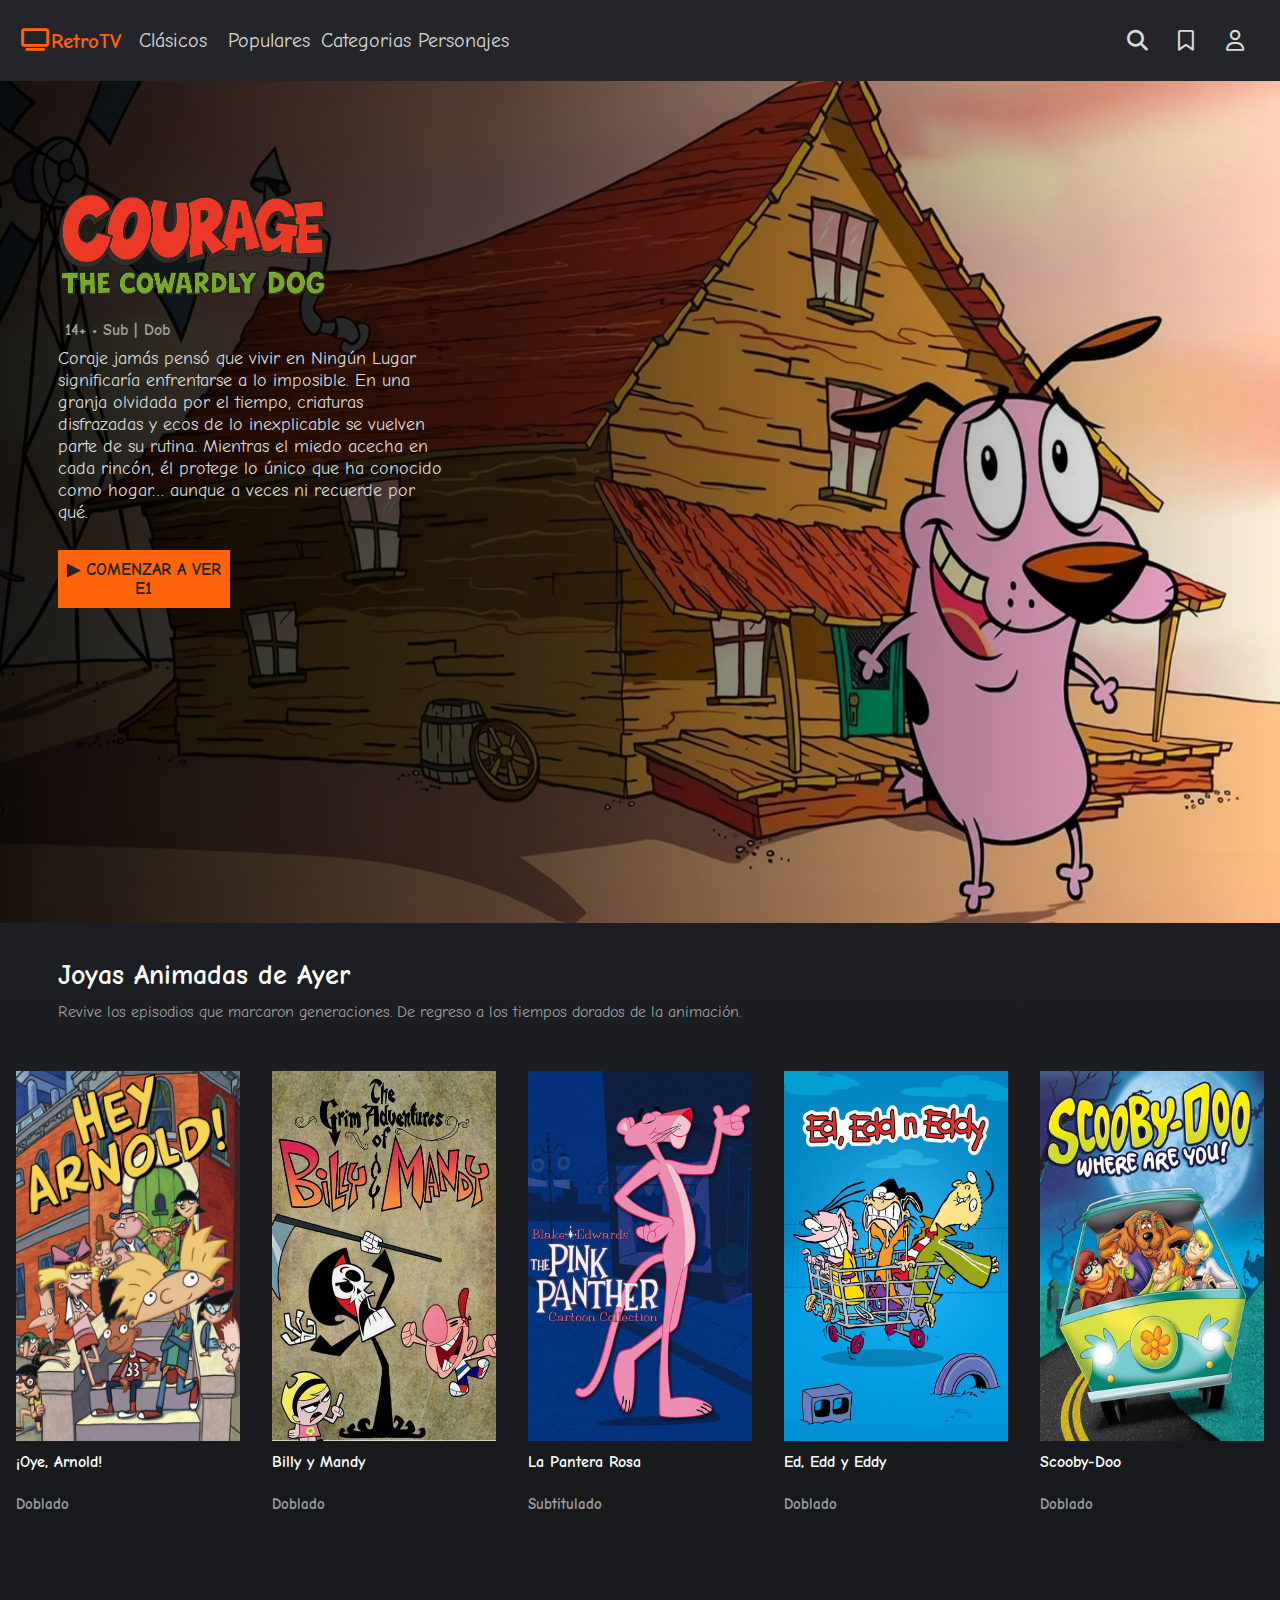
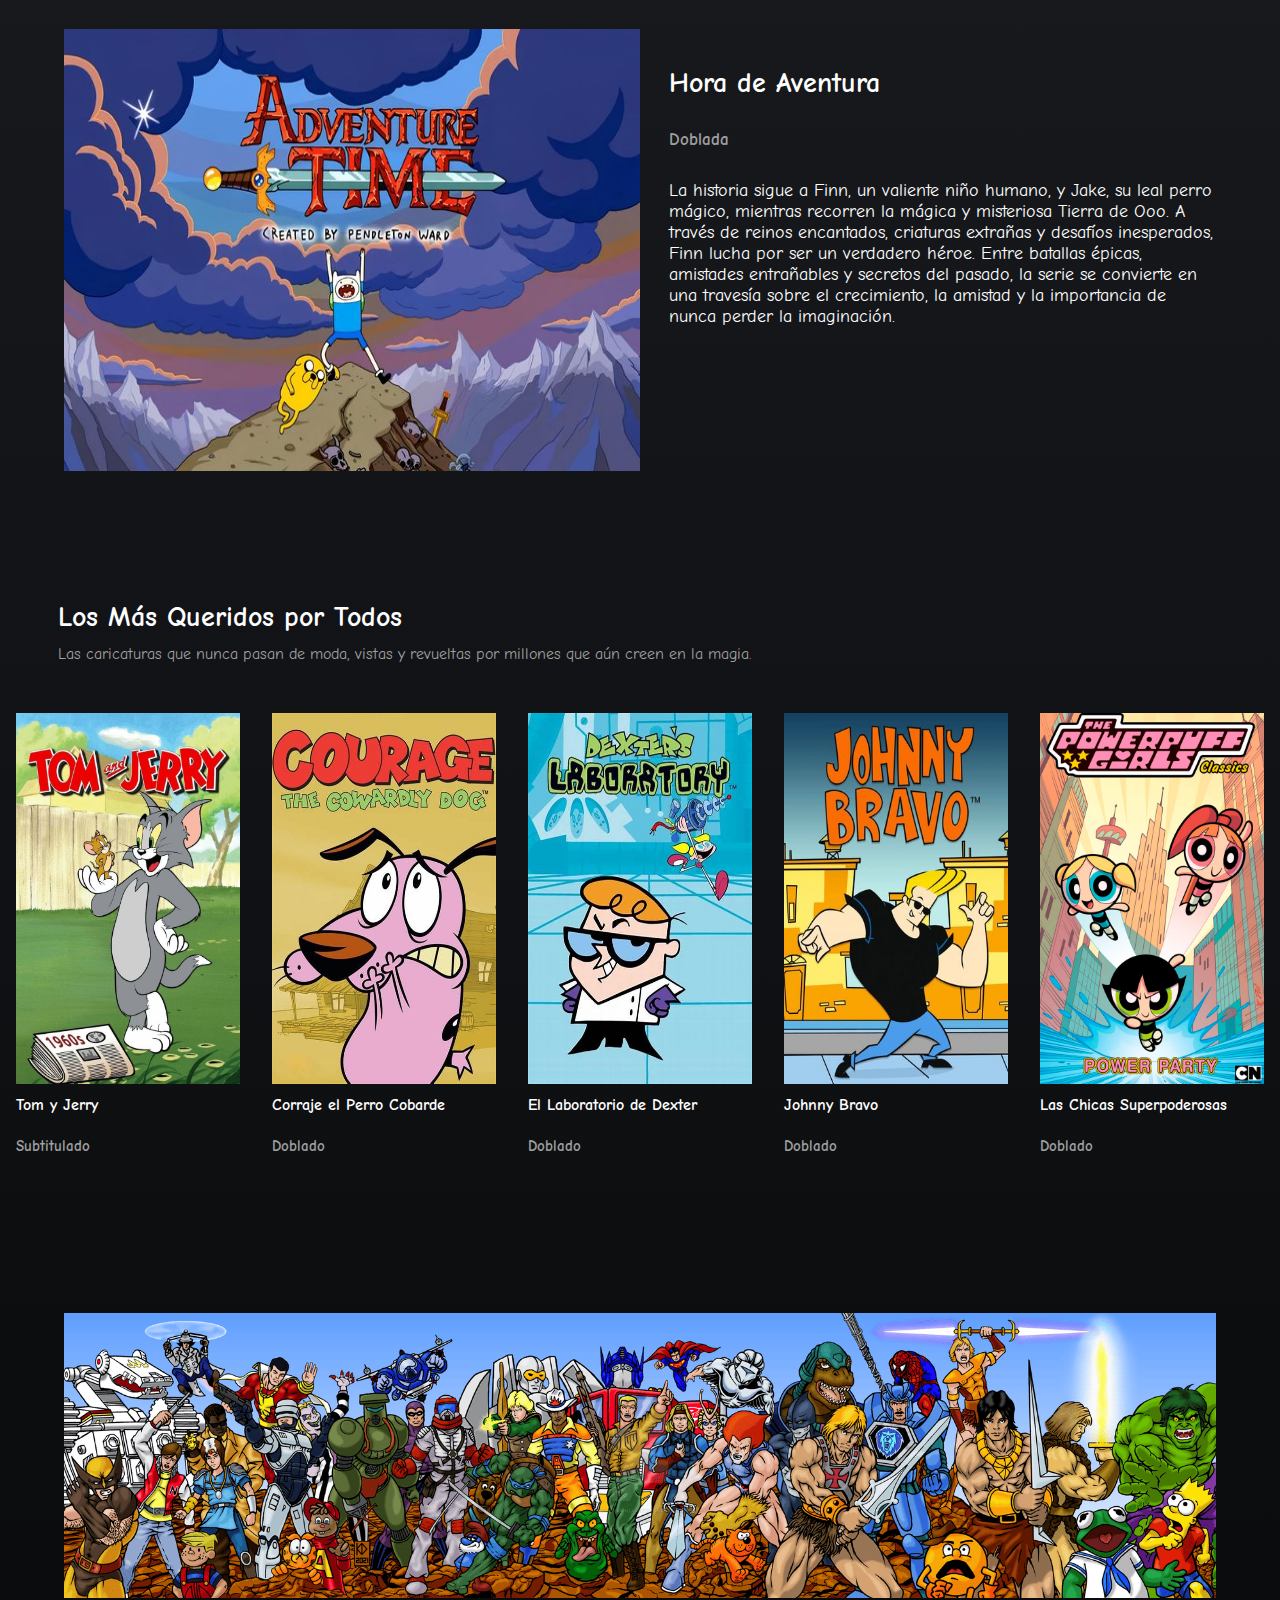
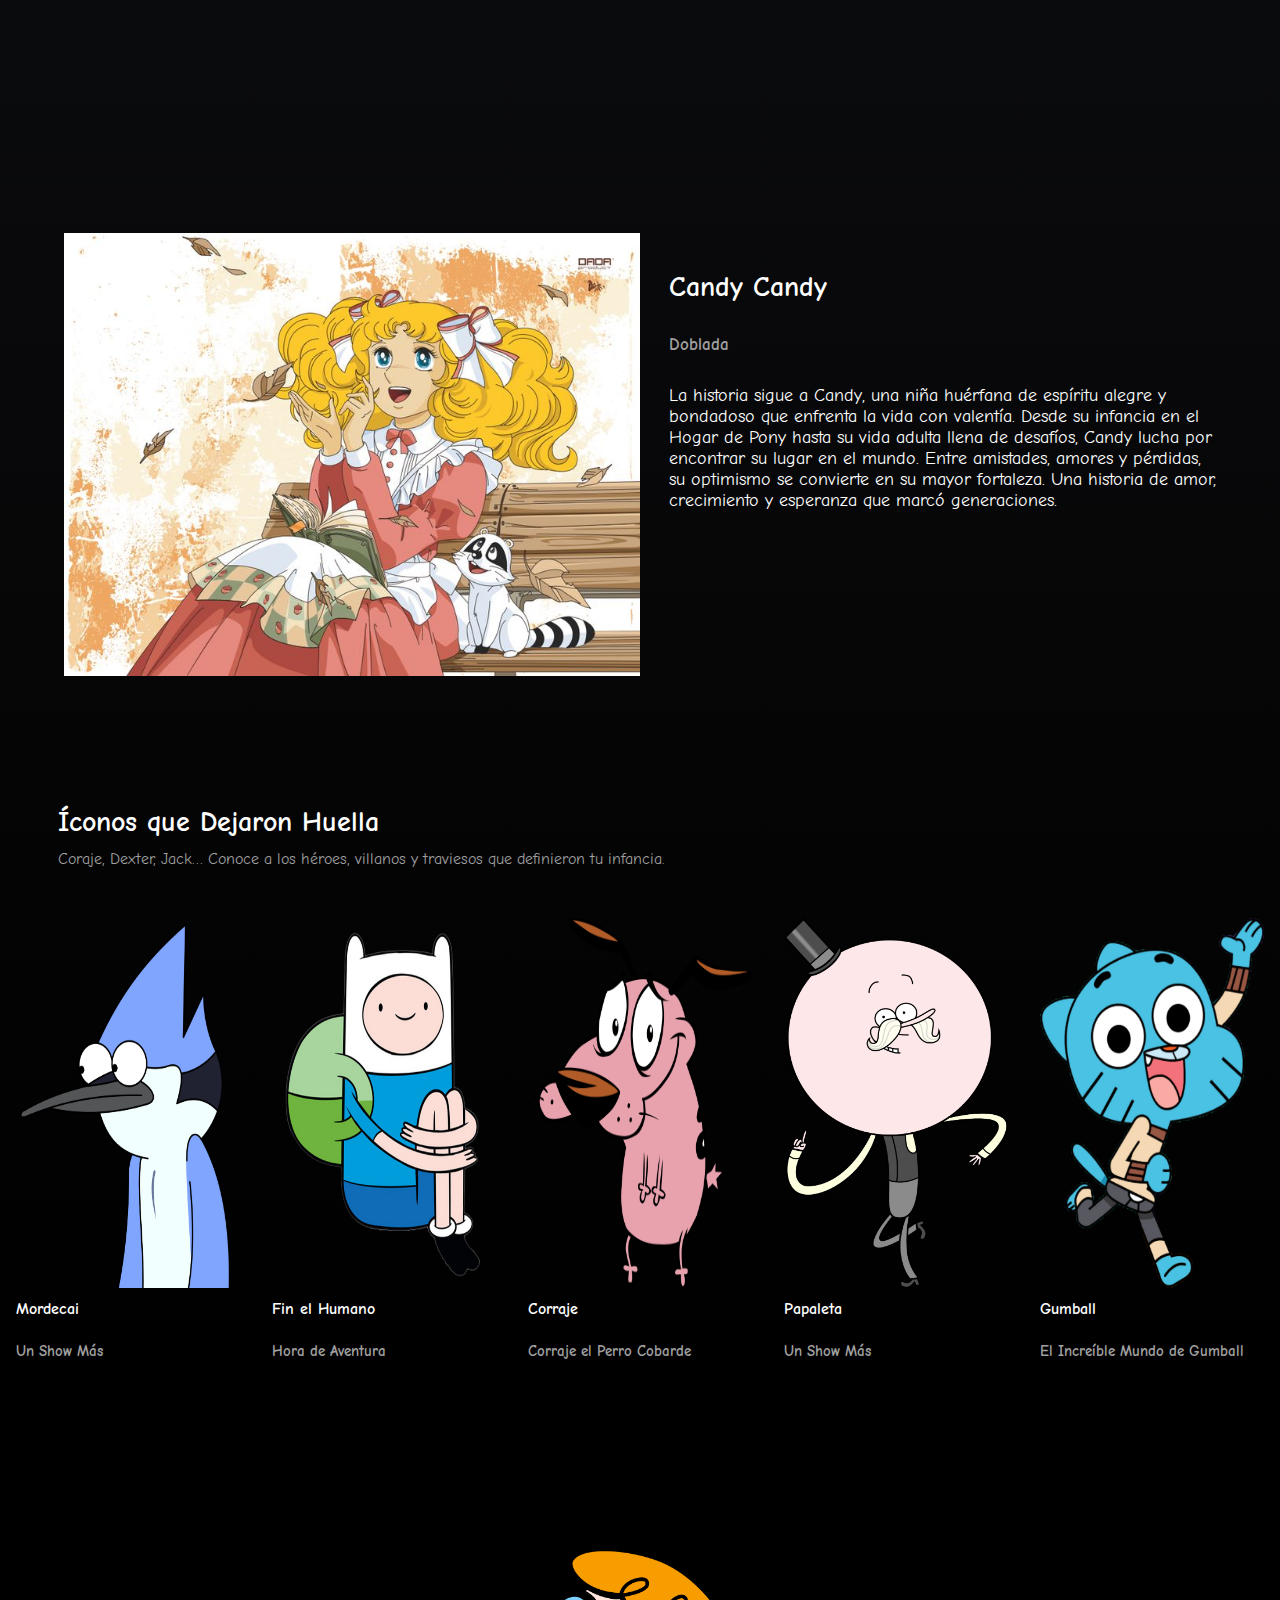
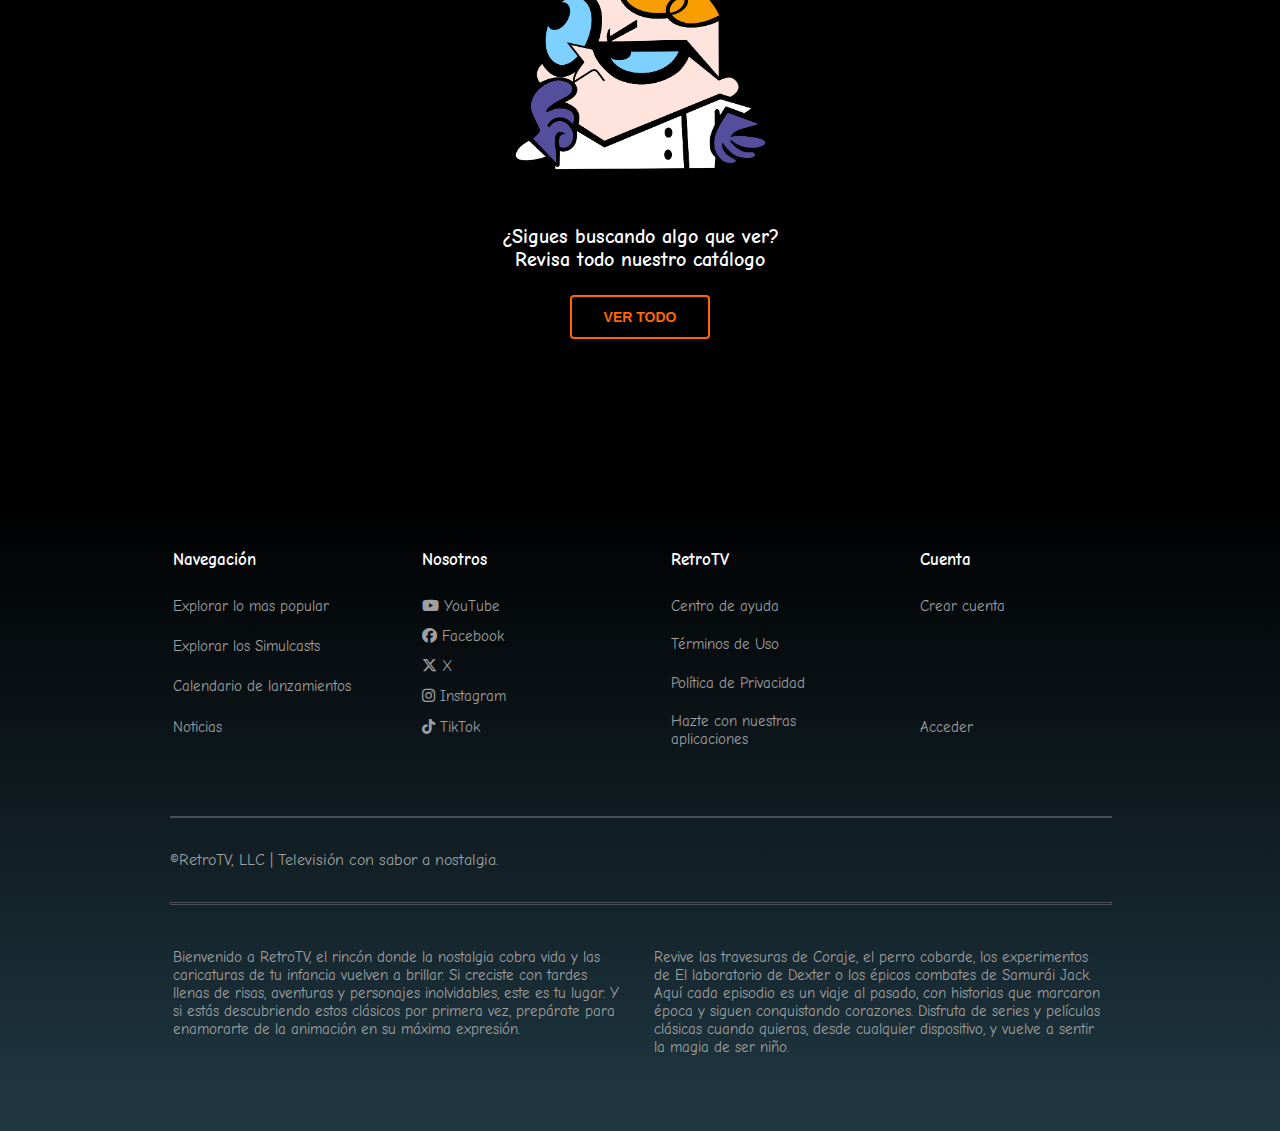
<file: index.html>
<!DOCTYPE html>
<html lang="es">
<head>
    <meta charset="UTF-8">
    <meta name="viewport" content="width=device-width, initial-scale=1.0">
    <title>Document</title>
    <link rel="stylesheet" href="styles.css">
    <link rel="stylesheet" href="https://fonts.googleapis.com/css2?family=Comic+Neue:wght@300;400;700&display=swap">
    <link rel="stylesheet" href="https://cdnjs.cloudflare.com/ajax/libs/font-awesome/6.5.0/css/all.min.css">
    <link rel="stylesheet" href="https://cdnjs.cloudflare.com/ajax/libs/font-awesome/6.4.0/css/all.min.css">
</head>
<body>
    <div class="contenedor-principal">
        <div class="header">
            <div class="caja-menu">
                <div class="caja-logotipo">
                    <i class="fas fa-tv"></i>
                    <p class="nom-pag">RetroTV</p>
                </div>
                <nav>
                    <a href="#">Clásicos</a>
                    <a href="#">Populares</a>
                    <a href="#">Categorias</a>
                    <a href="#">Personajes</a>
                </nav>
            </div>
            <div class="caja-iconos">
                <i class="fas fa-search"></i>     
                <i class="far fa-bookmark"></i>   
                <i class="far fa-user"></i>  
            </div>     
        </div>
        <div class="contenido">
            <div class="caja-carrusel">
                <img src="images/coraje.jpg" alt="imagen de corraje horizontal" class="corraje">
                <img src="images/corraje-v.jpg" alt="imagen de corraje vertical" class="corraje-v"> 
                <div class="caja-info">
                  <img src="images/logo-corraje.png" alt="titulo de corraje" class="titulo-corraje">
                  <div class="subtitulo">14+ • Sub | Dob</div>
                  <div class="descripcion">Coraje jamás pensó que vivir en Ningún Lugar significaría enfrentarse a lo imposible. En una granja olvidada por el tiempo, criaturas disfrazadas y ecos de lo inexplicable se vuelven parte de su rutina. Mientras el miedo acecha en cada rincón, él protege lo único que ha conocido como hogar… aunque a veces ni recuerde por qué.</div>
                  <button>▶ COMENZAR A VER E1</button>
                </div>
              </div>
            <div class="caja-titulos-contenidos">
                <p class="titulo-contenidos">Joyas Animadas de Ayer</p>
                <p class="subtitulo-contenidos">Revive los episodios que marcaron generaciones. De regreso a los tiempos dorados de la animación.</p>
            </div>
            <div class="caja-seccion">
                <div class="caja-imagen">
                    <div class="caja-portada">
                        <img src="posters/arnold-poster.jpg" alt="poster de arnold" class="poster"> 
                    </div>
                    <div class="titulo-portada">
                        <p class="nom-serie">¡Oye, Arnold!</p>
                        <p class="detalles">Doblado</p>
                    </div>
                </div>
                <div class="caja-imagen">
                    <div class="caja-portada">
                        <img src="posters/mandy-poster.jpg" alt="poster de billy y mandy" class="poster">    
                    </div>
                    <div class="titulo-portada">
                        <p class="nom-serie">Billy y Mandy</p>
                        <p class="detalles">Doblado</p>
                    </div>
                </div>
                <div class="caja-imagen">
                    <div class="caja-portada">
                        <img src="posters/pantera-poster.jpg" alt="poster de pantera rosa" class="poster">
                    </div>
                    <div class="titulo-portada">
                        <p class="nom-serie">La Pantera Rosa</p>
                        <p class="detalles">Subtitulado</p>
                    </div>
                </div>
                <div class="caja-imagen">
                    <div class="caja-portada">
                        <img src="posters/Eddyposter.jpg" alt="poster de Ed, Edd y Eddy" class="poster">
                    </div>
                    <div class="titulo-portada">
                        <p class="nom-serie">Ed, Edd y Eddy</p>
                        <p class="detalles">Doblado</p>
                    </div>
                </div>
                <div class="caja-imagen">
                    <div class="caja-portada">
                        <img src="posters/scoby-poster.jpg" alt="poster de Scooby-Doo" class="poster">
                    </div>
                    <div class="titulo-portada">
                        <p class="nom-serie">Scooby-Doo</p>
                        <p class="detalles">Doblado</p>
                    </div>
                </div>
            </div> 
            <div class="caja-destacada">
                <div class="caja-img-destacada">
                    <img src="posters/aventura.jpg" alt="imagen destacada de hora de aventura" class="imagen-destacada">
                </div>
                <div class="detalles-caja-destacada">
                    <p class="titulo-destacada">Hora de Aventura</p>
                    <p class="detalle-descada">Doblada</p>
                    <p class="descripcion-destacada">La historia sigue a Finn, un valiente niño humano, y Jake, su leal perro mágico, mientras recorren la mágica y misteriosa Tierra de Ooo. A través de reinos encantados, criaturas extrañas y desafíos inesperados, Finn lucha por ser un verdadero héroe. Entre batallas épicas, amistades entrañables y secretos del pasado, la serie se convierte en una travesía sobre el crecimiento, la amistad y la importancia de nunca perder la imaginación.</p>
                    <div class="caja-botones-destacada">
                        
                    </div>
                </div>
            </div>
            <div class="caja-titulos-contenidos">
                <p class="titulo-contenidos">Los Más Queridos por Todos</p>
                <p class="subtitulo-contenidos">Las caricaturas que nunca pasan de moda, vistas y revueltas por millones que aún creen en la magia.</p>
            </div>
            <div class="caja-seccion">
                <div class="caja-imagen">
                    <div class="caja-portada">
                        <img src="posters/tom-poster.jpg" alt="poster de tom" class="poster"> 
                    </div>
                    <div class="titulo-portada">
                        <p class="nom-serie">Tom y Jerry</p>
                        <p class="detalles">Subtitulado</p>
                    </div>
                </div>
                <div class="caja-imagen">
                    <div class="caja-portada">
                        <img src="posters/corraje-poster.jpg" alt="poster de corraje" class="poster"> 
                    </div>
                    <div class="titulo-portada">
                        <p class="nom-serie">Corraje el Perro Cobarde</p>
                        <p class="detalles">Doblado</p>
                    </div>
                </div>
                <div class="caja-imagen">
                    <div class="caja-portada">
                        <img src="posters/dexter-poster.jpg" alt="poster de dexter" class="poster"> 
                    </div>
                    <div class="titulo-portada">
                        <p class="nom-serie">El Laboratorio de Dexter</p>
                        <p class="detalles">Doblado</p>
                    </div>
                </div>
                <div class="caja-imagen">
                    <div class="caja-portada">
                        <img src="posters/johnny-poster.jpg" alt="poster de johnny" class="poster"> 
                    </div>
                    <div class="titulo-portada">
                        <p class="nom-serie">Johnny Bravo</p>
                        <p class="detalles">Doblado</p>
                    </div>
                </div>
                <div class="caja-imagen">
                    <div class="caja-portada">
                        <img src="posters/chicas-poster.jpg" alt="poster de las chicas superpoderosas" class="poster"> 
                    </div>
                    <div class="titulo-portada">
                        <p class="nom-serie">Las Chicas Superpoderosas</p>
                        <p class="detalles">Doblado</p>
                    </div>
                </div>
            </div> 
            <div class="anuncio">
                <img src="posters/anuncio.png" alt="banner de varias caraturas de los 80's" class="banner">
            </div>
            <div class="caja-destacada">
                <div class="caja-img-destacada">
                    <img src="posters/candy3.jpg" alt="imagen destacada de candy candy" class="imagen-destacada">
                </div>
                <div class="detalles-caja-destacada">
                    <p class="titulo-destacada">Candy Candy</p>
                    <p class="detalle-descada">Doblada</p>
                    <p class="descripcion-destacada">La historia sigue a Candy, una niña huérfana de espíritu alegre y bondadoso que enfrenta la vida con valentía. Desde su infancia en el Hogar de Pony hasta su vida adulta llena de desafíos, Candy lucha por encontrar su lugar en el mundo. Entre amistades, amores y pérdidas, su optimismo se convierte en su mayor fortaleza. Una historia de amor, crecimiento y esperanza que marcó generaciones.</p>
                    <div class="caja-botones-destacada">
                        
                    </div>
                </div>
            </div>
            <div class="caja-titulos-contenidos">
                <p class="titulo-contenidos">Íconos que Dejaron Huella</p>
                <p class="subtitulo-contenidos">Coraje, Dexter, Jack… Conoce a los héroes, villanos y traviesos que definieron tu infancia.</p>
            </div>
            <div class="caja-seccion">
                <div class="caja-imagen">
                    <div class="caja-portada">
                        <img src="personajes/mordecai.png" alt="imagen de mordecai" class="poster">
                    </div>
                    <div class="titulo-portada">
                        <p class="nom-serie">Mordecai</p>
                        <p class="detalles">Un Show Más</p>
                    </div>
                </div>
                <div class="caja-imagen">
                    <div class="caja-portada">
                        <img src="personajes/fin.png" alt="imagen de fin el humano" class="poster">
                    </div>
                    <div class="titulo-portada">
                        <p class="nom-serie">Fin el Humano</p>
                        <p class="detalles">Hora de Aventura</p>
                    </div>
                </div>
                <div class="caja-imagen">
                    <div class="caja-portada">
                        <img src="personajes/corraje.png" alt="imagen de corraje" class="poster">
                    </div>
                    <div class="titulo-portada">
                        <p class="nom-serie">Corraje</p>
                        <p class="detalles">Corraje el Perro Cobarde</p>
                    </div>
                </div>
                <div class="caja-imagen">
                    <div class="caja-portada">
                        <img src="personajes/papaleta.png" alt="imagen de papaleta" class="poster">
                    </div>
                    <div class="titulo-portada">
                        <p class="nom-serie">Papaleta</p>
                        <p class="detalles">Un Show Más</p>
                    </div>
                </div>
                <div class="caja-imagen">
                    <div class="caja-portada">
                        <img src="personajes/gumball.png" alt="imagen de gumball" class="poster">
                    </div>
                    <div class="titulo-portada">
                        <p class="nom-serie">Gumball</p>
                        <p class="detalles">El Increíble Mundo de Gumball </p>
                    </div>
                </div>
            </div> 
        </div> 
        <div class="fin-contenido">
            <img src="images/dexter_pensando.png" alt="dexter pensando" class="dexter-busca">
            <p>¿Sigues buscando algo que ver?</p>
            <p>Revisa todo nuestro catálogo</p>
            <button class="btn-catalogo">VER TODO</button>
        </div> 
        <div class="footer">
            <div class="pre-footer">
                <div class="caja-apartado">
                    <p class="titulo" >Navegación</p> 
                    <nav>
                        <a href="#">Explorar lo mas popular</a>
                        <a href="#">Explorar los Simulcasts</a>
                        <a href="#">Calendario de lanzamientos</a>
                        <a href="#">Noticias</a>
                    </nav>
                </div>
                <div class="caja-apartado">
                    <p class="titulo" >Nosotros</p>
                    <nav>
                        <a href="#"><i class="fab fa-youtube"></i> YouTube</a>
                        <a href="#"><i class="fab fa-facebook"></i> Facebook</a>
                        <a href="#"><i class="fab fa-x-twitter"></i> X</a>
                        <a href="#"><i class="fab fa-instagram"></i> Instagram</a>
                        <a href="#"><i class="fab fa-tiktok"></i> TikTok</a>
                    </nav>
                </div>
                <div class="caja-apartado">
                    <p class="titulo" >RetroTV</p>
                    <nav>
                        <a href="#">Centro de ayuda</a>
                        <a href="condiciones.html">Términos de Uso</a>
                        <a href="#">Política de Privacidad</a>
                        <a href="#">Hazte con nuestras aplicaciones</a>
                    </nav>
                </div>
                <div class="caja-apartado">
                    <p class="titulo" >Cuenta</p>
                    <nav>
                        <a href="#">Crear cuenta</a>
                        <a href="#">Acceder</a>
                    </nav>
                </div>
            </div>
            <div class="titulo-footer">
                <hr class="linea-footer">
                <p>©RetroTV, LLC | Televisión con sabor a nostalgia. </p>
                <hr class="linea-footer">
            </div>
            <div class="parrafos-footer">
                <div class="caja-footer">
                    <p class= "p-caja-footer" >Bienvenido a RetroTV, el rincón donde la nostalgia cobra vida y las caricaturas de tu infancia vuelven a brillar. Si creciste con tardes llenas de risas, aventuras y personajes inolvidables, este es tu lugar. Y si estás descubriendo estos clásicos por primera vez, prepárate para enamorarte de la animación en su máxima expresión.</p>
                </div>
                <div class="caja-footer">
                    <p class= "p-caja-footer" >Revive las travesuras de Coraje, el perro cobarde, los experimentos de El laboratorio de Dexter o los épicos combates de Samurái Jack. Aquí cada episodio es un viaje al pasado, con historias que marcaron época y siguen conquistando corazones. Disfruta de series y películas clásicas cuando quieras, desde cualquier dispositivo, y vuelve a sentir la magia de ser niño.</p>
                </div>
            </div>
        </div> 
    </div>
</body>
</html>
</file>
<file: styles.css>
body{ 
    margin: 0; 
    /*overflow-x: hidden;*/
}
.contenedor-principal{ 
    display: flex;
    flex-direction: column;
    flex-wrap: nowrap;
}







.header{ 
    display: flex;
    flex-direction: row;
    flex-wrap: nowrap; 
    
    height: 9vh;    
    width: 100vw;

    background-color: #23252b;
    justify-content: space-between;
    align-items: center;

    padding-left: 1.5%;
    padding-right: 1.5%;

    box-sizing: border-box;

    /*header fijo*/
    /*position: fixed;
    z-index: 1000;
    top: 0;*/
}

.header .caja-menu{
    display: flex;
    flex-direction: row;
    flex-wrap: nowrap;

    height: 100%;
    width: 65%;

    align-items:center;

    box-sizing: border-box;
}
.caja-menu .caja-logotipo{
    display: flex;
    flex-direction: row;
    flex-wrap: nowrap;

    color: #ff640a;
    align-items: center; /*eje y*/

    width: 13%;
    height: 65%;

    transition: color 0.3s ease;
    box-sizing: border-box;
}
.caja-logotipo .fas.fa-tv{
    flex-basis: 30%;
    flex-grow: 0;
    flex-shrink: 0;
    
    text-align: center; /*x*/
    align-content: center; /*eje y*/

    font-size: 1.40rem;
    height: 100%;
}
.caja-logotipo .nom-pag{ 
    flex-basis: 70%;
    flex-grow: 0;
    flex-shrink: 0;
    
    font-size: 1.30rem; /* 23px */
    font-family:'Comic Neue';
    font-weight: bold;
}
.caja-menu .caja-logotipo:hover {
    color: #dadada;            
}




.caja-menu nav{
    display: flex;
    flex-direction: row;
    flex-wrap: nowrap;

    width: 80%;
    height: 100%;
}
.caja-menu nav a{

    display: flex;              
    justify-content: center;  
    align-items: center;           

    flex-basis: 15%;
    flex-grow: 0;
    flex-shrink: 0;

    font-size: 1.25rem;   /* 20px */
    font-family:'Comic Neue'; 
    color:#dadada;

    height: 100%;

    text-decoration: none;
    transition: color 0.3s ease;  
    
    box-sizing: border-box;
}
@media screen and (max-width: 480px){
    .caja-menu .caja-logo{
        width: 9%; 
        height: 65%;
    }
    .caja-menu .nom-pag{
        font-size: 1rem;      /* 16px */
        margin-right: 0.5%;
    }
    .caja-menu nav a{
        font-size: 1rem;      /* 16px */
        width: 23%;
    }
}
.caja-menu nav a:hover {
    color: #fff;  
    background-color:#141519;           
}







.header .caja-iconos{
    display: flex;
    flex-direction: row;
    flex-wrap: nowrap;

    height: 100%;
    width: 12%;

    justify-content: center;
    align-items: center;

    color: #dadada/*#a0a0a0*/;
    font-size: 1.30rem;

    box-sizing: border-box;
}
@media screen and (max-width: 480px){
    .header .caja-menu .nom-pag, 
    .header .caja-menu nav{
        display: none;
    }
    .header .caja-iconos{
        width: 50%;
    }
    .caja-menu .caja-logotipo{
        margin-left: 15%;
    }
}
.caja-iconos i{
    flex-basis:33%;
    flex-grow: 0;
    flex-shrink: 0;

    text-align: center;
    align-content: center;

    transition: color 0.3s ease; 
    height: 100%;
}

.caja-iconos i:hover {
     color: #fff;  
    background-color:#141519;    
  }






  
.contenido{
    display: flex;
    flex-direction: column;
    flex-wrap: nowrap;

    background: linear-gradient(to top, #000000 0%, #23252b 100%);
    width: 100vw;   
    height: 500vh;

    /*padding-top: 9vh;*/
}
@media screen and (max-width: 480px){
    .contenido{ 
        height: 550vh;
    }
}






.contenido .caja-carrusel{
    display: flex;
    flex-wrap: nowrap;
    flex-direction: column; 

    width: 100%;
    height: 20%;

    position: relative;
}
@media screen and (max-width: 480px){
    .contenido .caja-carrusel{
        background-color: red;
        height: 18%; 
    }
}
.contenido .caja-carrusel::before{
    position: absolute; 
    content: "";
    
    top: 0; /*nos aseguramos que la pos de inicio sea 0,0 para cubrir todo bien*/
    left: 0;
    
    width: 100%;
    height: 100%;
    
    background: linear-gradient(to right,
                                rgba(0, 0, 0, 0.9) 0%,
                                rgba(0, 0, 0, 0.65) 40%,
                                rgba(0, 0, 0, 0) 100%);

    pointer-events: none; /* Para que no interfiera con clicks */
}
.caja-carrusel .corraje{
    flex-basis: 100%;
    flex-grow: 0;
    flex-shrink: 0;

    width: 100%;
    height: 100%;
}
.caja-carrusel .corraje-v{
    display: none;
}
@media screen and (max-width: 480px){
    .caja-carrusel .corraje, .contenido .caja-carrusel::before{
        display: none;
    }
    .caja-carrusel .corraje-v{
        flex-basis: 100%;
        flex-grow: 0;
        flex-shrink: 0;

        width: 100%;
        height: 100%;
        display: block;
    }
}
.caja-carrusel .caja-info {    
    display: flex;
    flex-direction: column;
    flex-wrap: nowrap;
    
    position: absolute;

    font-size: 1rem;
    font-family: 'Comic Neue';
    color: white;

    box-sizing: border-box;

    width: 30%;
    height: 55%;

    margin-top: 7%;
    margin-left: 4.5%;
}
@media screen and (max-width: 480px){
    .caja-carrusel .caja-info {    
        
        width: 85%;
        height: 23%;
    
        margin-top: 15%;

        margin-left: 4.5%;
        margin-right: 4.5%;

        align-items: center;
    }
}
.caja-info .titulo-corraje {
    width: 70%;
    margin-top: 5%;
}
@media screen and (max-width: 480px){
    .caja-info .titulo-corraje {
        align-self: center;
    }
}
.caja-info .subtitulo{    
    margin-top: 5%;
    margin-bottom: 2%;

    font-weight: bold;
    font-size: .975rem;
    color: #a0a0a0;

    margin-left: 2%;
}
@media screen and (max-width: 480px){
    .caja-info .subtitulo{    
        margin-top: 4%;
        margin-bottom: 9.5%;

        margin-left: 0%;
    
        font-size: 1.1rem;
    }
}
.caja-info .descripcion{    
    margin-bottom: 7%;
    color: #dadada;
    font-size: 1.15rem;
}
@media screen and (max-width: 480px){
    .caja-info .descripcion{
        display: none;
    }
}
.caja-info button {
    border: 2px solid #ff6600;
    border-radius: 0px;

    cursor: pointer; /*cambiar el cursor del mouse a una mano, cuando se pasa por encima del elemento*/
    
    background-color: #ff640a;
    font-family: 'Comic Neue';
    font-size: 1.05rem;
    color: #23252b;
    font-weight:bold;

    transition: color 0.3s ease; 

    padding-top: 2%;
    padding-bottom: 2%;
    width: 45%;

    box-sizing: border-box;
}
@media screen and (max-width: 480px){
    .caja-info button {
        padding-top: 2%;
        padding-bottom: 2%;

        margin-left: 2%;
        margin-right: 2%;
        
        width: 91%;
    }
}
.caja-info button:hover{
    background-color:#ff7b2e ;
}





  
.contenido .caja-titulos-contenidos {
    display: flex;
    flex-wrap: nowrap;
    flex-direction: column;
    
    height: 3.5%; /*3.5*3*/
    width: 100%; 
    font-family:'Comic Neue';
    justify-content:center;

    padding-left: 4.5%;
    padding-right: 4.5%;

    box-sizing: border-box;
}
@media screen and (max-width: 480px){
    .contenido .caja-titulos-contenidos{
        height: 4%;
    }
}
.caja-titulos-contenidos .titulo-contenidos{
    flex-basis: 30%;
    flex-grow: 0;
    flex-shrink: 0;

    width: 100%;
    color: #fff;
    font-size: 1.75rem;   /* 28px */
    font-weight: bold;
    margin-bottom: 0%;
}

.caja-titulos-contenidos .subtitulo-contenidos{
    flex-basis: 30%;
    flex-grow: 0;
    flex-shrink: 0;

    width: 100%;
    color: #a0a0a0;
    font-size: 1rem;      /* 16px */
    margin-top: 0%;
}






.contenido .caja-seccion{
    display: flex;
    flex-direction: row;
    flex-wrap: nowrap;

    justify-content: space-around;
    height: 11%;
    width: 100%;

    overflow-x:auto; /*chat*/
    scroll-snap-type: x mandatory; /*chat*/
}
@media screen and (max-width: 480px){
    .contenido .caja-seccion{
        height: 8.5%; /*si da problemas se puede quitar*/
    }
}
.caja-seccion .caja-imagen{
    display: flex;
    flex-direction: column;
    flex-wrap: nowrap;

    width: 17.5%;
    height: 100%;
}
@media screen and (max-width: 480px){
    .caja-seccion .caja-imagen{
        min-width: 44%;

        padding-left: 1.5%;
        padding-right: 1.5%;
        
        scroll-snap-align: start;

        box-sizing: border-box;
    }
    .contenido .caja-seccion::-webkit-scrollbar { 
        display: none;
    }
}
.caja-imagen .caja-portada{
    flex-basis: 80%;
    flex-grow: 0;
    flex-shrink: 0;
    
    width: 100%;
    overflow:hidden;
}
.caja-portada .poster{
    width: 100%;
    height: 100%;  
}
.caja-imagen .titulo-portada{
    display: flex;
    flex-direction: column;
    flex-wrap: nowrap;
    
    height: 20%;
    width: 100%;

    justify-content: center;

    font-family:'Comic Neue';
    font-weight: bold;
}
.titulo-portada .nom-serie{
    flex-basis: 45%;
    flex-grow: 0;
    flex-shrink: 0;

    margin-bottom: 0%;
    color: #fff;
    font-size: 1rem;      /* 16px */
}
.titulo-portada .detalles{
    flex-basis: 30%;
    flex-grow: 0;
    flex-shrink: 0;

    margin-top: 0%;
    color: #a0a0a0;
    font-size: 0.9375rem; /* 15px */
}







.contenido .caja-destacada{
    display: flex;
    flex-direction: row;
    flex-wrap: nowrap;

    height: 15%; 
    width: 100%;
 
    padding-left: 5%;
    padding-right: 5%;
    
    box-sizing: border-box;
}
.caja-destacada .caja-img-destacada{
    flex-basis: 50%;
    flex-grow: 0;
    flex-shrink: 0;
    
    height: 70%;
    
    align-self:center ;

    box-sizing: border-box;
}
.caja-img-destacada .imagen-destacada{
   height: 100%;
   width: 100%;
}
.caja-destacada .detalles-caja-destacada{
    display: flex;
    flex-direction: column;
    flex-wrap: nowrap;
    
    width: 50%;
    height: 100%;

    padding-left: 2.5%;
    font-family:'Comic Neue';
    justify-content:center;
    
    box-sizing: border-box;
}
@media screen and (max-width: 480px){
    .contenido .caja-destacada{
        flex-direction: column;
        height: 16%; /*NUEVO*/
        padding-top: 5%;
    }
    .caja-destacada .detalles-caja-destacada{ 
        width: 100%;
        height: 55%;
        padding-left: 0%;
    }
    .caja-destacada .caja-img-destacada{
        flex-basis: 40%;
        width: 100%;
    }
}
.detalles-caja-destacada .titulo-destacada{
    flex-basis: 10%;
    flex-grow: 0;
    flex-shrink: 0;

    width: 100%;

    color: #fff;
    font-weight: bold;
    font-size: 1.75rem;   /* 28px */
    margin: 0%;
}
.detalles-caja-destacada .titulo-destacada:hover {
    text-decoration: underline;   
}
.detalles-caja-destacada .detalle-descada{
    flex-basis: 8%;
    flex-grow: 0;
    flex-shrink: 0;
    
    width: 100%;

    color: #a0a0a0;
    font-weight: bold;
    font-size: 1.0625rem; /* 17px */
    margin: 0%;
}
.detalles-caja-destacada .descripcion-destacada{
    flex-basis: 40%;
    flex-grow: 0;
    flex-shrink: 0;
    
    width: 100%;

    color: #fff;
    font-size: 1.125rem;  /* 18px */
    margin: 0%;
}







.contenido .anuncio{
    flex-basis: 12.5%;
    flex-grow: 0;
    flex-shrink: 0;

    width: 100%;
    align-content: center;

    padding-left: 5%;
    padding-right: 5%;
    box-sizing: border-box;
}
.anuncio .banner{
    width: 100%;
}
@media screen and (max-width: 480px){
    .contenido .anuncio{
        flex-basis: 12.5%;
    }
    .anuncio .banner{
        height: 30%;
    }
}







.fin-contenido{
    display: flex;
    flex-direction: column;
    flex-wrap: nowrap;

    height: 80vh;
    width: 100vw;

    justify-content: center;
    align-items: center;
    background-color: #000000;

    
    font-family:'Comic Neue';
    font-size: 1.25rem;   
    font-weight: bold;
}
.fin-contenido .dexter-busca{   
    width: 20%;
    height: auto;
}
@media screen and (max-width: 480px){
    .fin-contenido .dexter-busca{   
        width: 50%;
    }
}
.fin-contenido p{     
    margin: 0px;
    color: #ffffff;
}
.fin-contenido .btn-catalogo {
    margin-top: 1.5rem;
    border: 2px solid #ff6600;
    border-radius: 4px;

    cursor: pointer; /*cambiar el cursor del mouse a una mano, cuando se pasa por encima del elemento*/
    
    background-color: transparent;
    font-size: 0.875rem;
    color: #ff6600;
    font-weight: bold;

    transition: color 0.3s ease; 

    padding: 0.75rem 2rem;
    box-sizing: border-box;
}
.fin-contenido .btn-catalogo:hover {
    color: #ff7b2e;
    border: 2px solid #ff7b2e;
}
@media screen and (max-width: 480px){
    .fin-contenido .btn-catalogo {
        padding: 0.75rem 2rem;
        width: 90%;
    }
}




.footer{
    display: flex;
    flex-direction: column;
    flex-wrap: nowrap; 
    
    height: 70vh; 
    width: 100vw;

    background: linear-gradient(to top, #203843 0%, #000000 100%);
    color: #a0a0a0;
    font-family:'Comic Neue';
}
@media screen and (max-width: 480px){
    .footer{
        height: 160vh;
    }
}
.footer .pre-footer{
    display: flex;
    flex-direction: row;
    flex-wrap: nowrap;

    height: 50%; 
    width: 73%; /*NUEVO*/

    justify-content:space-between;
    align-items: center;

    margin-left: 13.5%;
    margin-right: 13.5%;
}
@media screen and (max-width: 480px){
    .footer .pre-footer{
        flex-direction: column;

        height: 60%; 
        width: 90%;

        justify-content: flex-start;
        align-items: flex-start;

        margin-left: 5%;
        margin-right: 5%;
    }
}
.pre-footer .caja-apartado{
    display: flex;
    flex-direction: column;
    flex-wrap: nowrap;

    height: 80%;
    width: 20%;
    color: #ffffff; /**/
    font-family:'Comic Neue';
}
@media screen and (max-width: 480px){
    .pre-footer .caja-apartado{ 
        flex-direction: row;
        
        justify-content:flex-start;
        align-items: flex-start;
        
        height: 25%;
        width: 100%;
    }
}
.caja-apartado .titulo{
    flex-basis: 12%;
    flex-grow: 0;
    flex-shrink: 0;
    
    width: 100%;

    font-weight: bold;
    color: #ffffff;
    font-size: 1.0625rem; /* 17px */
}
@media screen and (max-width: 480px){
    .caja-apartado .titulo{ 
        flex-basis: 20%;

        margin-top: 0%;
        margin-right: 25%;

        box-sizing: border-box;
    }
}
.caja-apartado nav{
    display: flex;
    flex-direction: column;
    flex-wrap: nowrap;

    height: 60%;
    width: 100%;

    font-size:  0.9375rem; /* 15px */
    justify-content: space-between;
    align-items: flex-start; 
}
@media screen and (max-width: 480px){
    .caja-apartado nav{
        height: 80%;
    }
}
.caja-apartado nav a{

    flex-basis: 20%;
    flex-grow: 0;   
    flex-shrink: 0;

    width: 100%;

    color: #a0a0a0; 
    text-decoration: none;
    transition: color 0.3s ease;
}
.caja-apartado nav a:hover {
    color: #ffffff;       
    text-decoration: underline;     
}
@media screen and (max-width: 480px){
    .caja-apartado nav{ 
        font-size:  1rem;      /* 16px */
    }
}







.titulo-footer{
    display: flex;
    flex-direction: column;
    flex-wrap: nowrap;

    align-content: center;

    height: 15%;
    width: 100%;
    
    padding-left: 13.3%;
    padding-right: 13.3%;
    
    box-sizing: border-box;
}
.titulo-footer .linea-footer {
    flex-basis: 0.5%;
    flex-grow: 0;
    flex-shrink: 0;

    width: 100%;

    border: 1px solid #4a4e58;
    opacity: 1;
    margin: 0 0%;
  }
.titulo-footer p{
    flex-shrink: 70%;
    flex-grow: 0;
    flex-shrink: 0;

    width: 100%;

    margin-top: 3.5%;
    margin-bottom: 3.5%;
    
    box-sizing: border-box;
}
@media screen and (max-width: 480px){
    .titulo-footer{
        align-items: center;
        justify-content: center;
        
        padding-left: 5%;
        padding-right: 5%;

        height: 10%; 
        margin-bottom: 5%;

        box-sizing: border-box;
    }
    .titulo-footer p{
        margin-top: 10%;
        margin-bottom: 10%;
    }
}







.parrafos-footer{
    display: flex;
    flex-direction: row;
    flex-wrap: nowrap; 
    
    height: 35%; 
    width: 100%; 

    font-size: 0.9375rem; /* 15px */

    padding-left: 13.5%; 
    padding-right: 13.5%;

    justify-content:space-between;
    align-items: center;

    box-sizing: border-box;
}
@media screen and (max-width: 480px){
    .parrafos-footer{
        flex-direction: column;
        font-size:  1rem;      /* 16px */
        padding-left: 5%; 
        padding-right: 5%;
    }
}
.parrafos-footer .caja-footer{
    flex-basis: 48.5%;
    flex-grow: 0;
    flex-shrink: 0;

    height: 80%;
}
</file>
